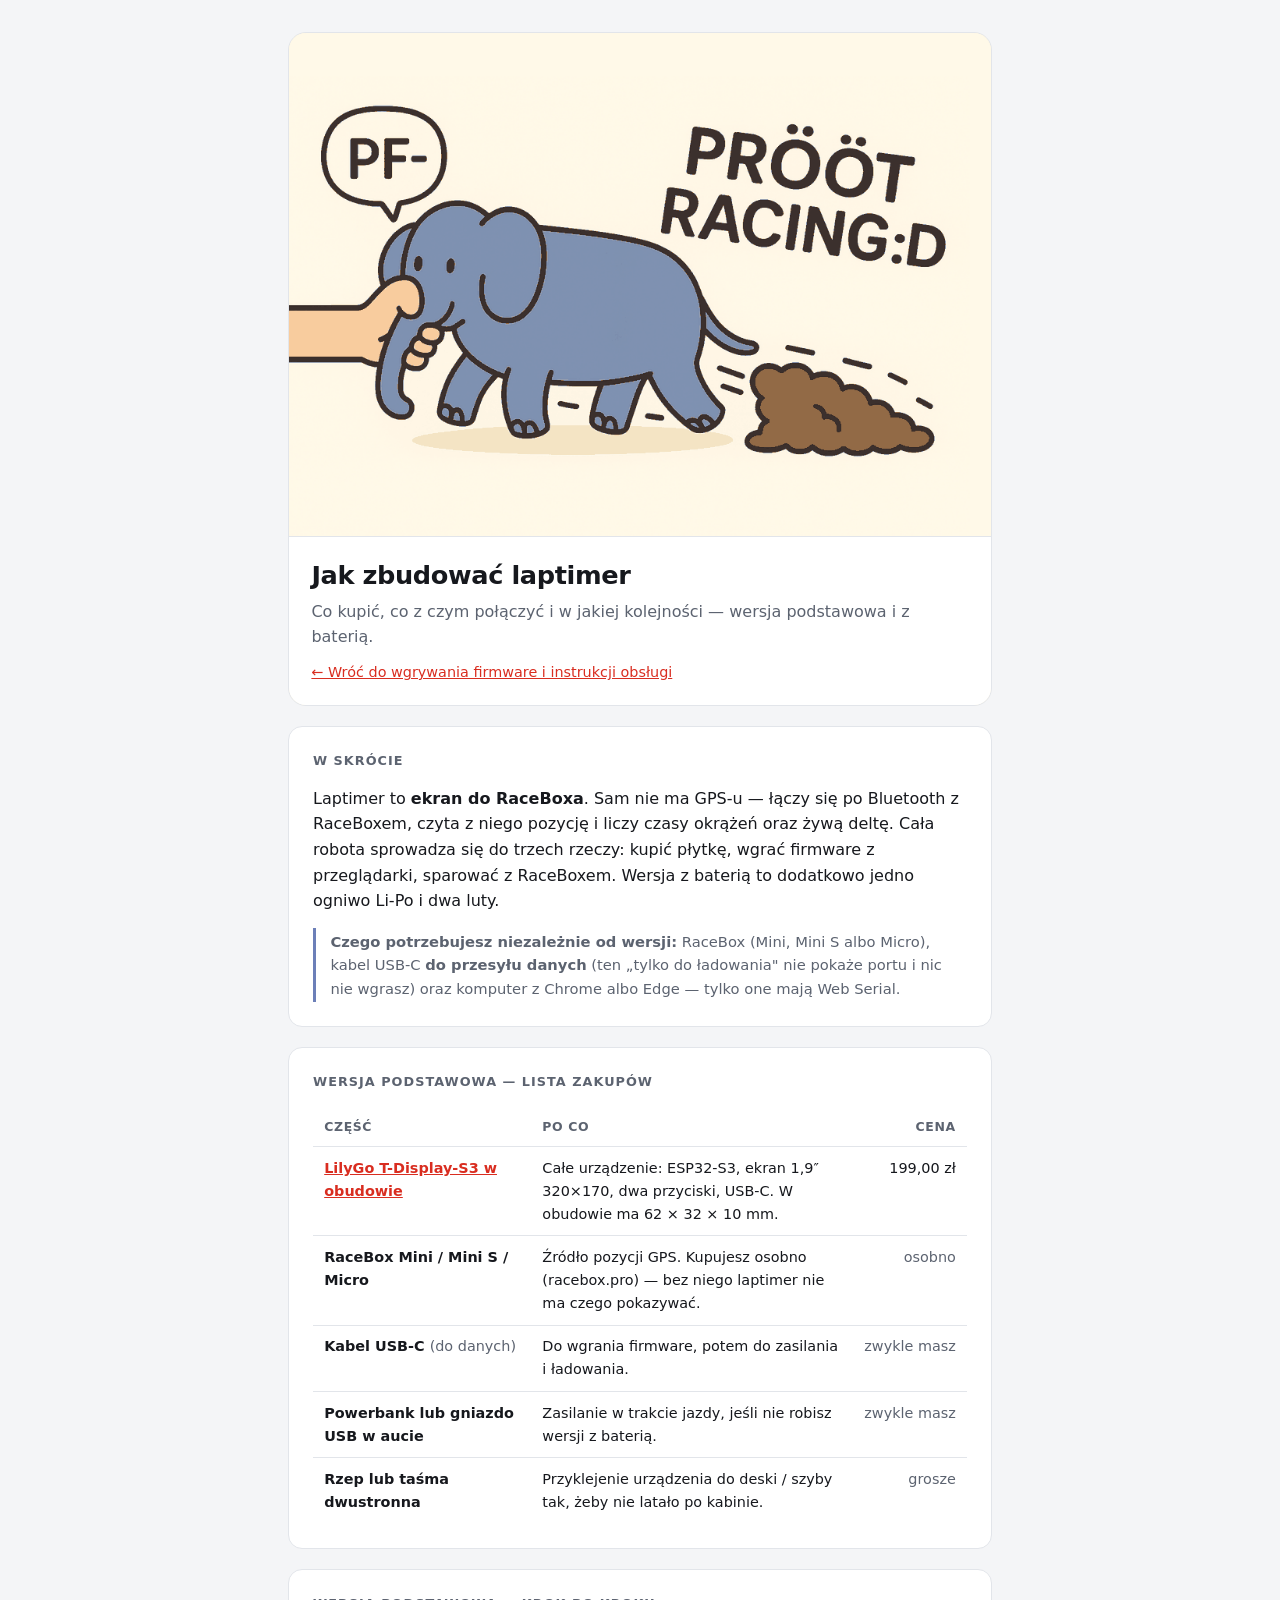
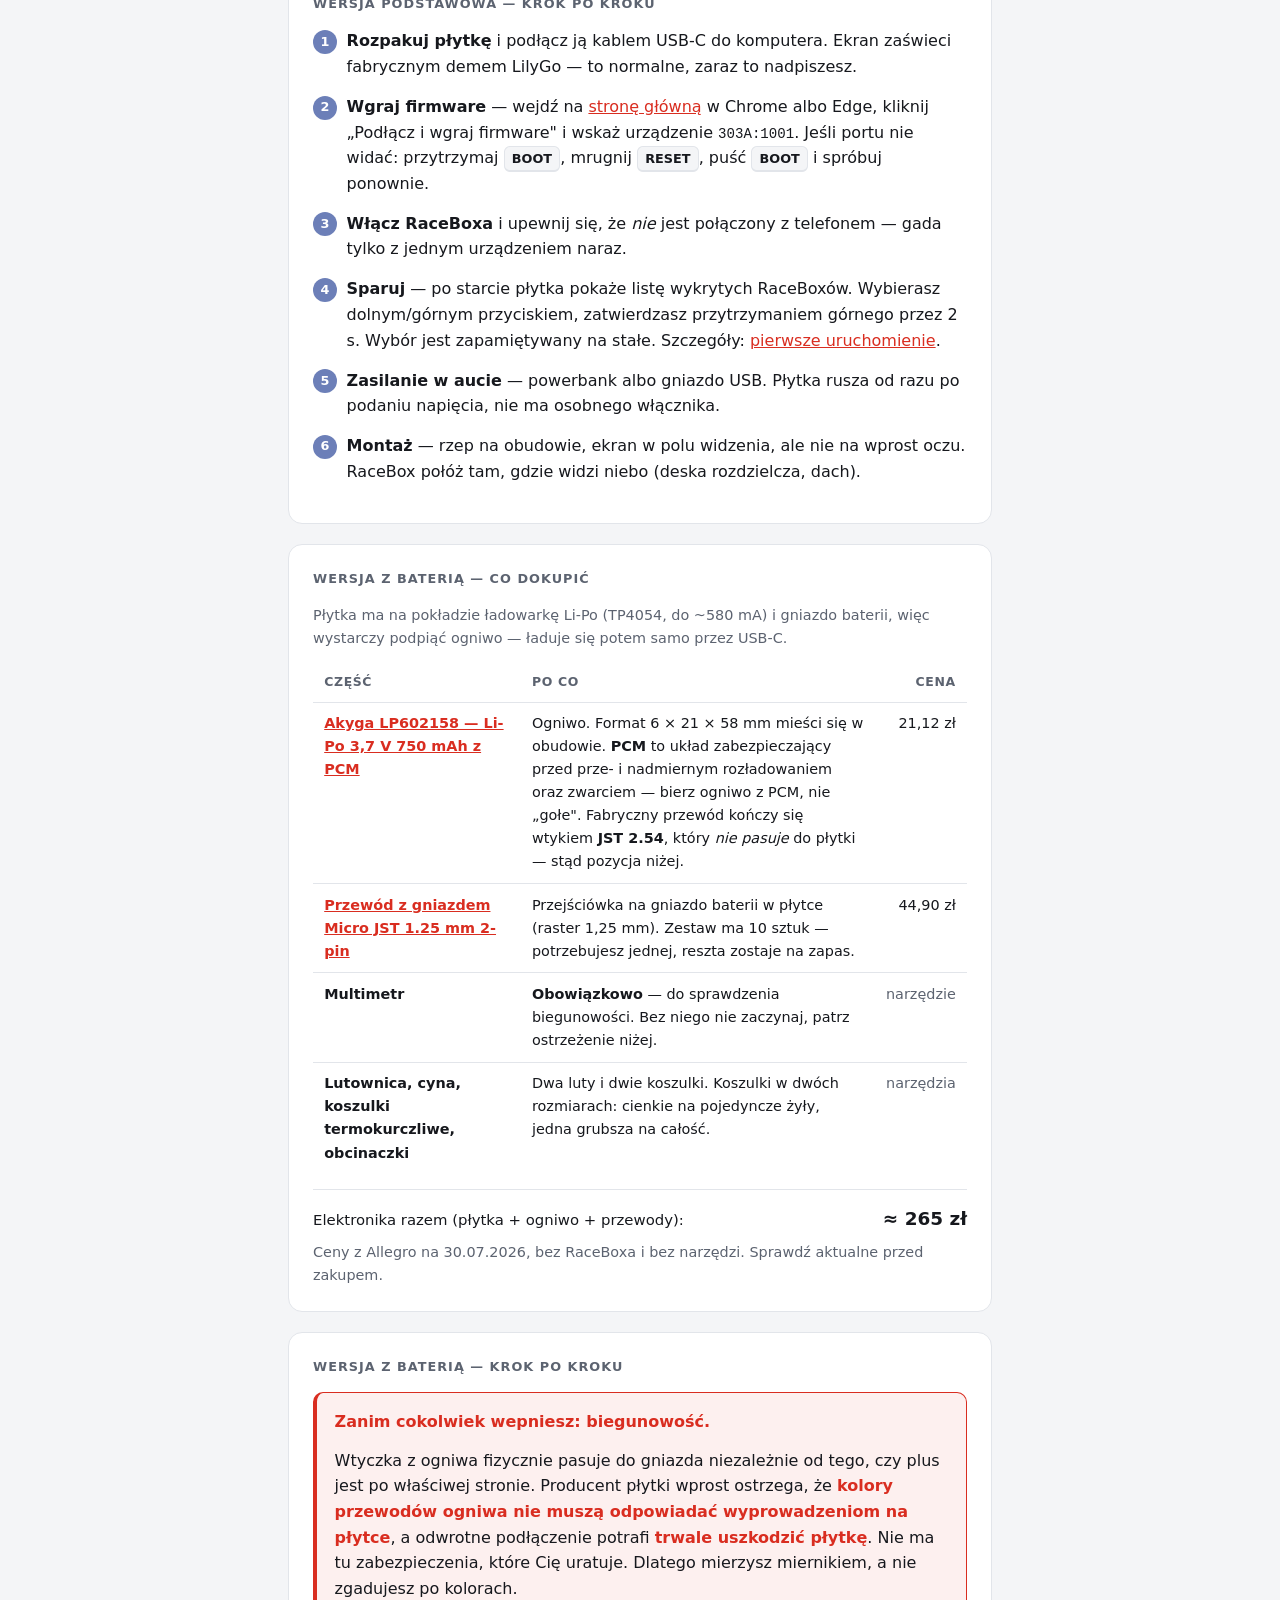
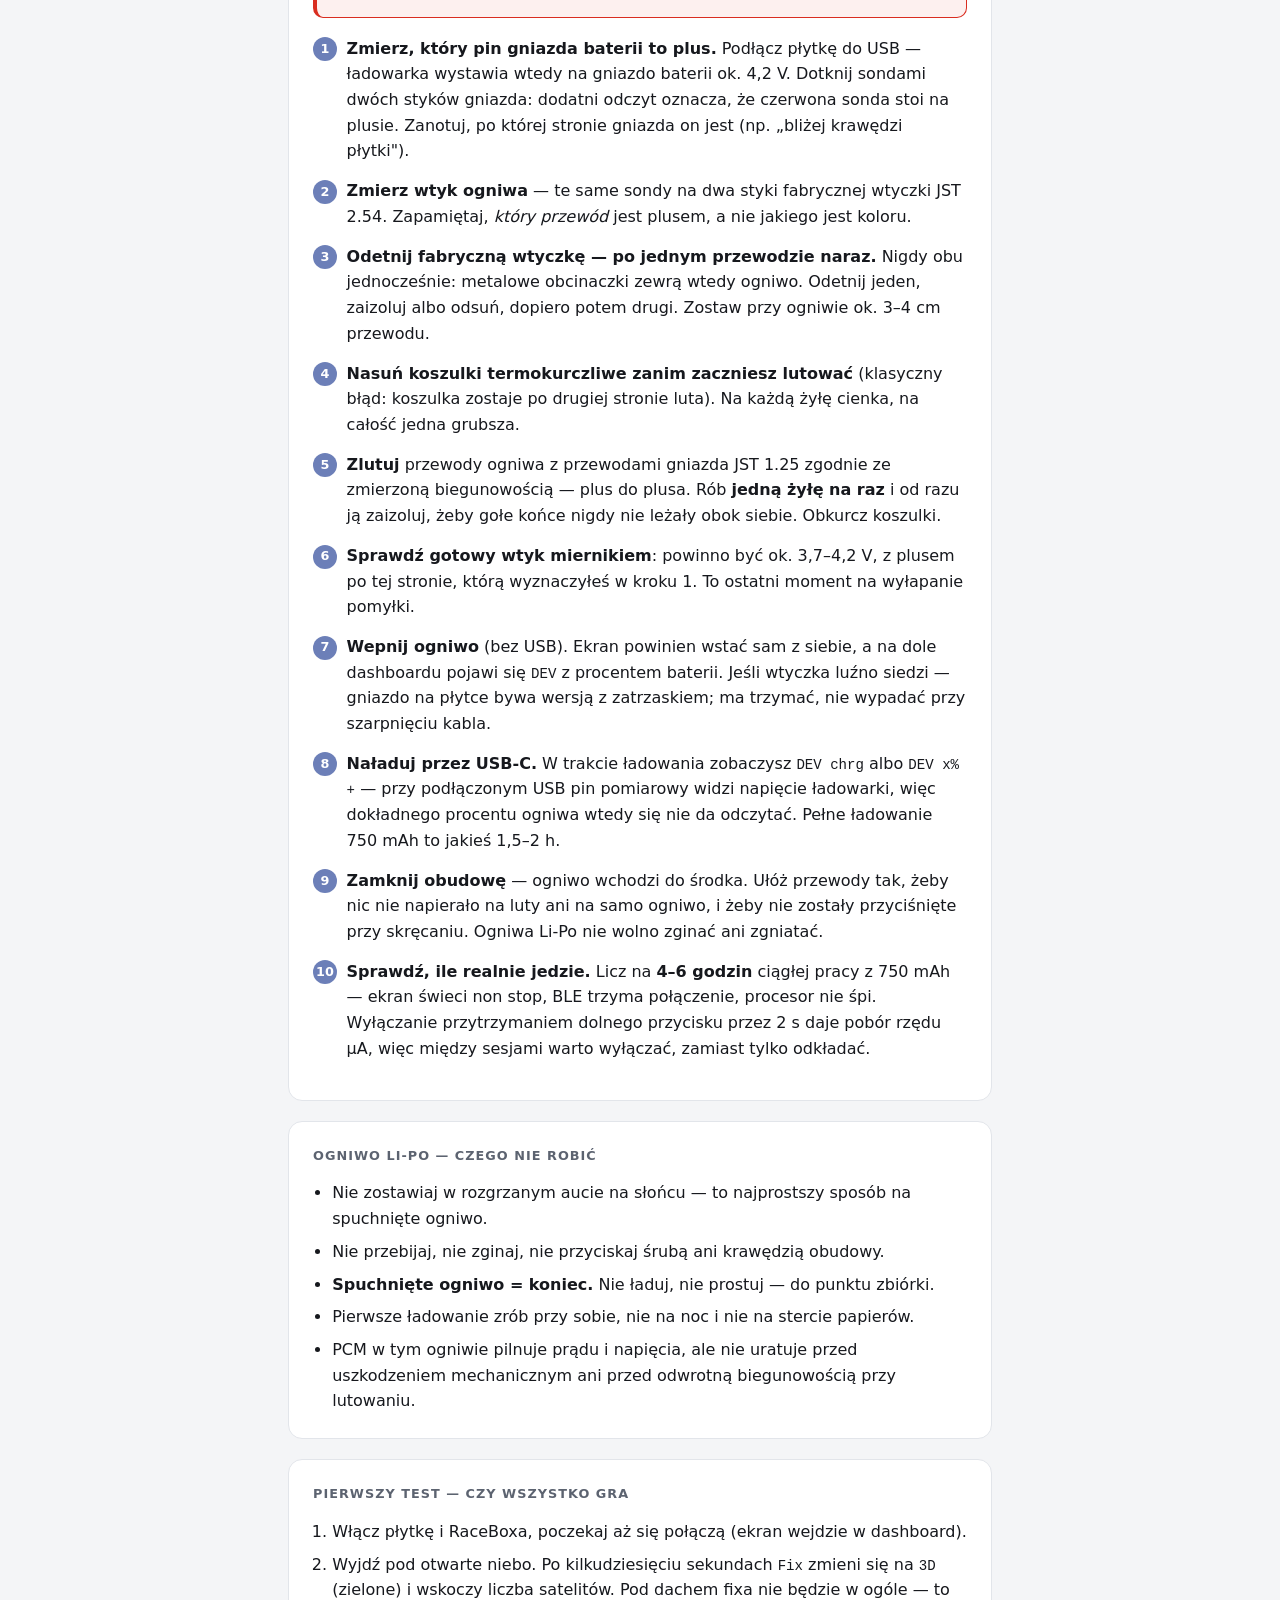
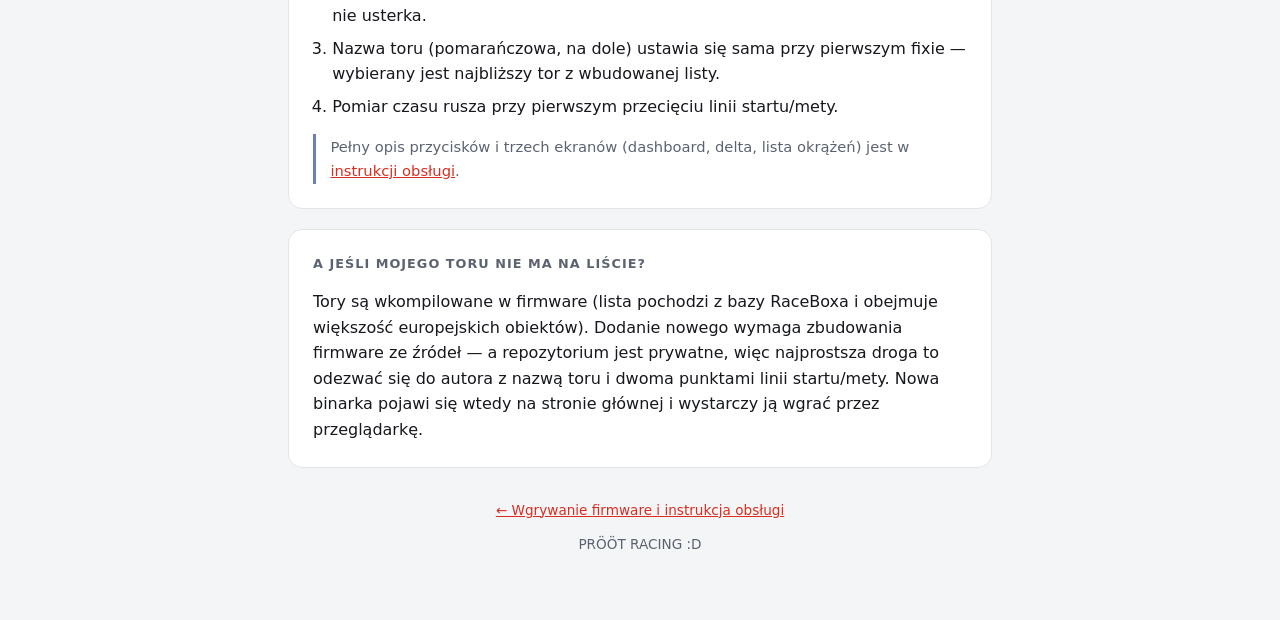
<file: budowa.html>
<!doctype html>
<html lang="pl">
<head>
<meta charset="utf-8">
<meta name="viewport" content="width=device-width, initial-scale=1">
<title>PRÖÖT Laptimer — jak zbudować</title>
<link rel="icon" href="data:image/svg+xml,%3Csvg xmlns='http://www.w3.org/2000/svg' viewBox='0 0 32 32'%3E%3Ccircle cx='16' cy='18' r='11' fill='%23d92d20'/%3E%3Crect x='13' y='2' width='6' height='4' rx='1' fill='%23d92d20'/%3E%3Cpath d='M16 12v6h5' stroke='%23fff' stroke-width='2.5' fill='none' stroke-linecap='round' stroke-linejoin='round'/%3E%3C/svg%3E">
<link rel="stylesheet" href="./style.css">
<style>
  /* Tylko rzeczy specyficzne dla tej strony: lista czesci i mocne ostrzezenie. */
  .parts th:last-child, .parts td:last-child { text-align: right; white-space: nowrap; }
  .parts tbody th { white-space: normal; min-width: 11rem; }
  .parts .opt { color: var(--muted); font-weight: 400; }

  .danger {
    border: 1px solid var(--accent);
    border-left-width: 4px;
    border-radius: 10px;
    padding: 1rem 1.1rem;
    margin: 0 0 1.1rem;
    background: color-mix(in srgb, var(--accent) 7%, transparent);
  }
  .danger strong { color: var(--accent); }
  .danger p:last-child { margin-bottom: 0; }

  .total {
    display: flex; flex-wrap: wrap; gap: .4rem 1rem;
    align-items: baseline; justify-content: space-between;
    border-top: 1px solid var(--line); margin-top: .9rem; padding-top: .9rem;
    font-size: .93rem;
  }
  .total b { font-size: 1.15rem; }
</style>
</head>
<body>
<main>

  <div class="hero">
    <img src="./proot_racing_logo.png" alt="PRÖÖT RACING — logo z niebieskim słoniem" width="900" height="645">
    <div class="hero-cap">
      <h1>Jak zbudować laptimer</h1>
      <p class="sub">Co kupić, co z czym połączyć i w jakiej kolejności — wersja podstawowa i z baterią.</p>
      <p class="crumb"><a href="./index.html">← Wróć do wgrywania firmware i instrukcji obsługi</a></p>
    </div>
  </div>

  <div class="card">
    <h2>W skrócie</h2>
    <p>
      Laptimer to <strong>ekran do RaceBoxa</strong>. Sam nie ma GPS-u — łączy się po Bluetooth
      z RaceBoxem, czyta z niego pozycję i liczy czasy okrążeń oraz żywą deltę.
      Cała robota sprowadza się do trzech rzeczy: kupić płytkę, wgrać firmware z przeglądarki,
      sparować z RaceBoxem. Wersja z baterią to dodatkowo jedno ogniwo Li-Po i dwa luty.
    </p>
    <p class="tip">
      <strong>Czego potrzebujesz niezależnie od wersji:</strong> RaceBox (Mini, Mini S albo Micro),
      kabel USB-C <strong>do przesyłu danych</strong> (ten „tylko do ładowania" nie pokaże portu
      i nic nie wgrasz) oraz komputer z Chrome albo Edge — tylko one mają Web Serial.
    </p>
  </div>

  <div class="card">
    <h2>Wersja podstawowa — lista zakupów</h2>
    <div class="tw">
      <table class="parts">
        <thead>
          <tr><th>Część</th><th>Po co</th><th>Cena</th></tr>
        </thead>
        <tbody>
          <tr>
            <th><a href="https://allegro.pl/oferta/esp32-s3-lilygo-t-display-s3-lcd-1-9-st7789-w-obudowie-15845999467">LilyGo T-Display-S3 w obudowie</a></th>
            <td>Całe urządzenie: ESP32-S3, ekran 1,9″ 320×170, dwa przyciski, USB-C.
              W obudowie ma 62 × 32 × 10 mm.</td>
            <td>199,00 zł</td>
          </tr>
          <tr>
            <th>RaceBox Mini / Mini S / Micro</th>
            <td>Źródło pozycji GPS. Kupujesz osobno (racebox.pro) — bez niego laptimer nie ma
              czego pokazywać.</td>
            <td class="opt">osobno</td>
          </tr>
          <tr>
            <th>Kabel USB-C <span class="opt">(do danych)</span></th>
            <td>Do wgrania firmware, potem do zasilania i ładowania.</td>
            <td class="opt">zwykle masz</td>
          </tr>
          <tr>
            <th>Powerbank lub gniazdo USB w aucie</th>
            <td>Zasilanie w trakcie jazdy, jeśli nie robisz wersji z baterią.</td>
            <td class="opt">zwykle masz</td>
          </tr>
          <tr>
            <th>Rzep lub taśma dwustronna</th>
            <td>Przyklejenie urządzenia do deski / szyby tak, żeby nie latało po kabinie.</td>
            <td class="opt">grosze</td>
          </tr>
        </tbody>
      </table>
    </div>
  </div>

  <div class="card">
    <h2>Wersja podstawowa — krok po kroku</h2>
    <ol class="flow">
      <li>
        <strong>Rozpakuj płytkę</strong> i podłącz ją kablem USB-C do komputera. Ekran zaświeci
        fabrycznym demem LilyGo — to normalne, zaraz to nadpiszesz.
      </li>
      <li>
        <strong>Wgraj firmware</strong> — wejdź na <a href="./index.html">stronę główną</a>
        w Chrome albo Edge, kliknij „Podłącz i wgraj firmware" i wskaż urządzenie
        <code>303A:1001</code>. Jeśli portu nie widać: przytrzymaj <kbd>BOOT</kbd>, mrugnij
        <kbd>RESET</kbd>, puść <kbd>BOOT</kbd> i spróbuj ponownie.
      </li>
      <li>
        <strong>Włącz RaceBoxa</strong> i upewnij się, że <em>nie</em> jest połączony z telefonem —
        gada tylko z jednym urządzeniem naraz.
      </li>
      <li>
        <strong>Sparuj</strong> — po starcie płytka pokaże listę wykrytych RaceBoxów. Wybierasz
        dolnym/górnym przyciskiem, zatwierdzasz przytrzymaniem górnego przez 2 s. Wybór jest
        zapamiętywany na stałe. Szczegóły:
        <a href="./index.html#pierwsze-uruchomienie">pierwsze uruchomienie</a>.
      </li>
      <li>
        <strong>Zasilanie w aucie</strong> — powerbank albo gniazdo USB. Płytka rusza od razu
        po podaniu napięcia, nie ma osobnego włącznika.
      </li>
      <li>
        <strong>Montaż</strong> — rzep na obudowie, ekran w polu widzenia, ale nie na wprost
        oczu. RaceBox połóż tam, gdzie widzi niebo (deska rozdzielcza, dach).
      </li>
    </ol>
  </div>

  <div class="card">
    <h2>Wersja z baterią — co dokupić</h2>
    <p class="note">
      Płytka ma na pokładzie ładowarkę Li-Po (TP4054, do ~580 mA) i gniazdo baterii, więc wystarczy
      podpiąć ogniwo — ładuje się potem samo przez USB-C.
    </p>
    <div class="tw">
      <table class="parts">
        <thead>
          <tr><th>Część</th><th>Po co</th><th>Cena</th></tr>
        </thead>
        <tbody>
          <tr>
            <th><a href="https://allegro.pl/oferta/akumulator-li-po-akyga-lp602158-3-7v-750mah-pcm-jst-2-54-18375297006">Akyga LP602158 — Li-Po 3,7 V 750 mAh z PCM</a></th>
            <td>Ogniwo. Format 6 × 21 × 58 mm mieści się w obudowie. <strong>PCM</strong> to układ
              zabezpieczający przed prze- i nadmiernym rozładowaniem oraz zwarciem — bierz ogniwo
              z PCM, nie „gołe". Fabryczny przewód kończy się wtykiem <strong>JST 2.54</strong>,
              który <em>nie pasuje</em> do płytki — stąd pozycja niżej.</td>
            <td>21,12 zł</td>
          </tr>
          <tr>
            <th><a href="https://allegro.pl/oferta/10x-gniazdo-micro-jst-1-25-mm-2pin-z-przewodem-100mm-zenskie-vcc-gnd-18402288068">Przewód z gniazdem Micro JST 1.25 mm 2-pin</a></th>
            <td>Przejściówka na gniazdo baterii w płytce (raster 1,25 mm). Zestaw ma 10 sztuk —
              potrzebujesz jednej, reszta zostaje na zapas.</td>
            <td>44,90 zł</td>
          </tr>
          <tr>
            <th>Multimetr</th>
            <td><strong>Obowiązkowo</strong> — do sprawdzenia biegunowości. Bez niego nie zaczynaj,
              patrz ostrzeżenie niżej.</td>
            <td class="opt">narzędzie</td>
          </tr>
          <tr>
            <th>Lutownica, cyna, koszulki termokurczliwe, obcinaczki</th>
            <td>Dwa luty i dwie koszulki. Koszulki w dwóch rozmiarach: cienkie na pojedyncze żyły,
              jedna grubsza na całość.</td>
            <td class="opt">narzędzia</td>
          </tr>
        </tbody>
      </table>
      <div class="total">
        <span>Elektronika razem (płytka + ogniwo + przewody):</span>
        <b>≈ 265 zł</b>
      </div>
      <p class="note" style="margin-top:.5rem">
        Ceny z Allegro na 30.07.2026, bez RaceBoxa i bez narzędzi. Sprawdź aktualne przed zakupem.
      </p>
    </div>
  </div>

  <div class="card">
    <h2>Wersja z baterią — krok po kroku</h2>

    <div class="danger">
      <p><strong>Zanim cokolwiek wepniesz: biegunowość.</strong></p>
      <p>
        Wtyczka z ogniwa fizycznie pasuje do gniazda niezależnie od tego, czy plus jest po właściwej
        stronie. Producent płytki wprost ostrzega, że <strong>kolory przewodów ogniwa nie muszą
        odpowiadać wyprowadzeniom na płytce</strong>, a odwrotne podłączenie potrafi
        <strong>trwale uszkodzić płytkę</strong>. Nie ma tu zabezpieczenia, które Cię uratuje.
        Dlatego mierzysz miernikiem, a nie zgadujesz po kolorach.
      </p>
    </div>

    <ol class="flow">
      <li>
        <strong>Zmierz, który pin gniazda baterii to plus.</strong> Podłącz płytkę do USB —
        ładowarka wystawia wtedy na gniazdo baterii ok. 4,2 V. Dotknij sondami dwóch styków
        gniazda: dodatni odczyt oznacza, że czerwona sonda stoi na plusie. Zanotuj, po której
        stronie gniazda on jest (np. „bliżej krawędzi płytki").
      </li>
      <li>
        <strong>Zmierz wtyk ogniwa</strong> — te same sondy na dwa styki fabrycznej wtyczki
        JST 2.54. Zapamiętaj, <em>który przewód</em> jest plusem, a nie jakiego jest koloru.
      </li>
      <li>
        <strong>Odetnij fabryczną wtyczkę — po jednym przewodzie naraz.</strong> Nigdy obu
        jednocześnie: metalowe obcinaczki zewrą wtedy ogniwo. Odetnij jeden, zaizoluj albo odsuń,
        dopiero potem drugi. Zostaw przy ogniwie ok. 3–4 cm przewodu.
      </li>
      <li>
        <strong>Nasuń koszulki termokurczliwe zanim zaczniesz lutować</strong> (klasyczny błąd:
        koszulka zostaje po drugiej stronie luta). Na każdą żyłę cienka, na całość jedna grubsza.
      </li>
      <li>
        <strong>Zlutuj</strong> przewody ogniwa z przewodami gniazda JST 1.25 zgodnie ze zmierzoną
        biegunowością — plus do plusa. Rób <strong>jedną żyłę na raz</strong> i od razu ją zaizoluj,
        żeby gołe końce nigdy nie leżały obok siebie. Obkurcz koszulki.
      </li>
      <li>
        <strong>Sprawdź gotowy wtyk miernikiem</strong>: powinno być ok. 3,7–4,2 V, z plusem po tej
        stronie, którą wyznaczyłeś w kroku 1. To ostatni moment na wyłapanie pomyłki.
      </li>
      <li>
        <strong>Wepnij ogniwo</strong> (bez USB). Ekran powinien wstać sam z siebie, a na dole
        dashboardu pojawi się <code>DEV</code> z procentem baterii. Jeśli wtyczka luźno siedzi —
        gniazdo na płytce bywa wersją z zatrzaskiem; ma trzymać, nie wypadać przy szarpnięciu kabla.
      </li>
      <li>
        <strong>Naładuj przez USB-C.</strong> W trakcie ładowania zobaczysz <code>DEV chrg</code>
        albo <code>DEV x% +</code> — przy podłączonym USB pin pomiarowy widzi napięcie ładowarki,
        więc dokładnego procentu ogniwa wtedy się nie da odczytać. Pełne ładowanie 750 mAh
        to jakieś 1,5–2 h.
      </li>
      <li>
        <strong>Zamknij obudowę</strong> — ogniwo wchodzi do środka. Ułóż przewody tak, żeby
        nic nie napierało na luty ani na samo ogniwo, i żeby nie zostały przyciśnięte przy
        skręcaniu. Ogniwa Li-Po nie wolno zginać ani zgniatać.
      </li>
      <li>
        <strong>Sprawdź, ile realnie jedzie.</strong> Licz na <strong>4–6 godzin</strong> ciągłej
        pracy z 750 mAh — ekran świeci non stop, BLE trzyma połączenie, procesor nie śpi.
        Wyłączanie przytrzymaniem dolnego przycisku przez 2 s daje pobór rzędu µA, więc między
        sesjami warto wyłączać, zamiast tylko odkładać.
      </li>
    </ol>
  </div>

  <div class="card">
    <h2>Ogniwo Li-Po — czego nie robić</h2>
    <ul>
      <li>Nie zostawiaj w rozgrzanym aucie na słońcu — to najprostszy sposób na spuchnięte ogniwo.</li>
      <li>Nie przebijaj, nie zginaj, nie przyciskaj śrubą ani krawędzią obudowy.</li>
      <li><strong>Spuchnięte ogniwo = koniec.</strong> Nie ładuj, nie prostuj — do punktu zbiórki.</li>
      <li>Pierwsze ładowanie zrób przy sobie, nie na noc i nie na stercie papierów.</li>
      <li>PCM w tym ogniwie pilnuje prądu i napięcia, ale nie uratuje przed uszkodzeniem
        mechanicznym ani przed odwrotną biegunowością przy lutowaniu.</li>
    </ul>
  </div>

  <div class="card">
    <h2>Pierwszy test — czy wszystko gra</h2>
    <ol>
      <li>Włącz płytkę i RaceBoxa, poczekaj aż się połączą (ekran wejdzie w dashboard).</li>
      <li>Wyjdź pod otwarte niebo. Po kilkudziesięciu sekundach <code>Fix</code> zmieni się
        na <code>3D</code> (zielone) i wskoczy liczba satelitów. Pod dachem fixa nie będzie
        w ogóle — to nie usterka.</li>
      <li>Nazwa toru (pomarańczowa, na dole) ustawia się sama przy pierwszym fixie — wybierany
        jest najbliższy tor z wbudowanej listy.</li>
      <li>Pomiar czasu rusza przy pierwszym przecięciu linii startu/mety.</li>
    </ol>
    <p class="tip">
      Pełny opis przycisków i trzech ekranów (dashboard, delta, lista okrążeń) jest
      w <a href="./index.html">instrukcji obsługi</a>.
    </p>
  </div>

  <div class="card">
    <h2>A jeśli mojego toru nie ma na liście?</h2>
    <p style="margin-bottom:0">
      Tory są wkompilowane w firmware (lista pochodzi z bazy RaceBoxa i obejmuje większość
      europejskich obiektów). Dodanie nowego wymaga zbudowania firmware ze źródeł — a repozytorium
      jest prywatne, więc najprostsza droga to odezwać się do autora z nazwą toru i dwoma punktami
      linii startu/mety. Nowa binarka pojawi się wtedy na stronie głównej i wystarczy ją wgrać
      przez przeglądarkę.
    </p>
  </div>

  <footer>
    <p><a href="./index.html">← Wgrywanie firmware i instrukcja obsługi</a></p>
    <p>PRÖÖT RACING :D</p>
  </footer>
</main>
</body>
</html>
</file>
<file: style.css>
/* Wspolny styl stron PROOT Laptimer (index.html = wgrywanie + obsluga, budowa.html = jak zlozyc).
   Rzeczy specyficzne dla jednej strony (makiety ekranu 320x170, tabela czesci) siedza
   w <style> danej strony, zeby nie zasmiecac wspolnego arkusza. */

:root {
  color-scheme: light dark;
  --bg: #f4f5f7;
  --card: #ffffff;
  --fg: #16181d;
  --muted: #5c6370;
  --line: #e2e5ea;
  --accent: #d92d20;
  --brand: #6c7fb8;     /* niebieski ze slonia */
  --cream: #fdf6e3;     /* tlo logo */
  --ink: #3b322c;       /* kontury z logo */
}
@media (prefers-color-scheme: dark) {
  :root {
    --bg: #111317;
    --card: #191c22;
    --fg: #e8eaed;
    --muted: #9aa1ac;
    --line: #2a2e37;
    --accent: #ff5c4d;
    --brand: #8a9cd6;
  }
}
* { box-sizing: border-box; }
body {
  margin: 0;
  padding: 2rem 1rem 4rem;
  background: var(--bg);
  color: var(--fg);
  font: 16px/1.6 system-ui, -apple-system, "Segoe UI", Roboto, sans-serif;
  display: flex;
  justify-content: center;
}
main { width: 100%; max-width: 44rem; }

/* --- Naglowek z maskotka --- */
.hero {
  background: var(--cream);
  border: 1px solid var(--line);
  border-radius: 18px;
  overflow: hidden;
  margin-bottom: 1.25rem;
}
.hero img { display: block; width: 100%; height: auto; }
.hero-cap {
  padding: 1.1rem 1.4rem 1.3rem;
  background: var(--card);
  border-top: 1px solid var(--line);
}
h1 { font-size: 1.6rem; margin: 0 0 .2rem; letter-spacing: -.015em; }
.sub { color: var(--muted); margin: 0; }
.crumb { font-size: .9rem; margin: .7rem 0 0; }

.card {
  background: var(--card);
  border: 1px solid var(--line);
  border-radius: 14px;
  padding: 1.5rem;
  margin-bottom: 1.25rem;
}
.note { color: var(--muted); font-size: .9rem; }
.warn {
  border-left: 3px solid var(--accent);
  padding-left: .9rem;
  margin: 0;
  font-size: .93rem;
}
h2 {
  font-size: .8rem; text-transform: uppercase; letter-spacing: .08em;
  color: var(--muted); margin: 0 0 .9rem;
}
h3 { font-size: .98rem; margin: 1.4rem 0 .5rem; }
h3:first-of-type { margin-top: 0; }
dl { display: grid; grid-template-columns: auto 1fr; gap: .4rem 1.1rem; margin: 0; font-size: .93rem; }
dt { color: var(--muted); }
dd { margin: 0; }
code { font-family: ui-monospace, "Cascadia Code", Consolas, monospace; font-size: .88em; }
ol, ul { margin: 0; padding-left: 1.2rem; }
li { margin-bottom: .45rem; }
li:last-child { margin-bottom: 0; }
a { color: var(--accent); }
p { margin: 0 0 .8rem; }
p:last-child { margin-bottom: 0; }

/* Klawisz / przycisk plytki */
kbd {
  font: 600 .8rem/1 system-ui, sans-serif;
  background: var(--bg);
  border: 1px solid var(--line);
  border-bottom-width: 2px;
  border-radius: 6px;
  padding: .25rem .45rem;
  white-space: nowrap;
}

/* Tabele (przyciski, lista czesci) — waskie ekrany przewijaja poziomo sam kontener */
.tw { overflow-x: auto; margin: 0 -.4rem; padding: 0 .4rem; }
table { border-collapse: collapse; width: 100%; font-size: .9rem; min-width: 30rem; }
th, td { text-align: left; vertical-align: top; padding: .6rem .7rem; border-bottom: 1px solid var(--line); }
thead th { color: var(--muted); font-weight: 600; font-size: .78rem; text-transform: uppercase; letter-spacing: .05em; }
tbody th { font-weight: 600; white-space: nowrap; }
tbody tr:last-child th, tbody tr:last-child td { border-bottom: 0; }

/* Numerowane kroki z kolkiem */
.flow { counter-reset: step; list-style: none; padding: 0; }
.flow li {
  position: relative; padding-left: 2.1rem; margin-bottom: .9rem; counter-increment: step;
}
.flow li::before {
  content: counter(step);
  position: absolute; left: 0; top: .1rem;
  width: 1.5rem; height: 1.5rem; border-radius: 50%;
  background: var(--brand); color: #fff;
  font-size: .8rem; font-weight: 700;
  display: grid; place-items: center;
}
.tip {
  border-left: 3px solid var(--brand);
  padding: .1rem 0 .1rem .9rem;
  margin: .9rem 0 0;
  font-size: .92rem;
  color: var(--muted);
}

/* Wybor z listy (region firmware'u) — jeden wiersz, na waskim ekranie lamie sie sam */
.pick {
  display: flex; flex-wrap: wrap; gap: .5rem .7rem;
  align-items: baseline; justify-content: center;
  margin: 0 0 1.1rem;
}
.pick label { font-size: .93rem; color: var(--muted); }
select {
  font: inherit;
  font-size: .95rem;
  color: var(--fg);
  background: var(--bg);
  border: 1px solid var(--line);
  border-radius: 8px;
  padding: .4rem .6rem;
}

/* Przycisk akcji (flasher, przejscie miedzy stronami) */
button.primary, a.primary {
  display: inline-block;
  font: inherit;
  font-weight: 600;
  color: #fff;
  background: var(--accent);
  border: 0;
  border-radius: 10px;
  padding: .85rem 1.9rem;
  cursor: pointer;
  text-decoration: none;
}
button.primary:hover, a.primary:hover { filter: brightness(1.08); }

footer { text-align: center; color: var(--muted); font-size: .85rem; margin-top: 2rem; }
</file>
